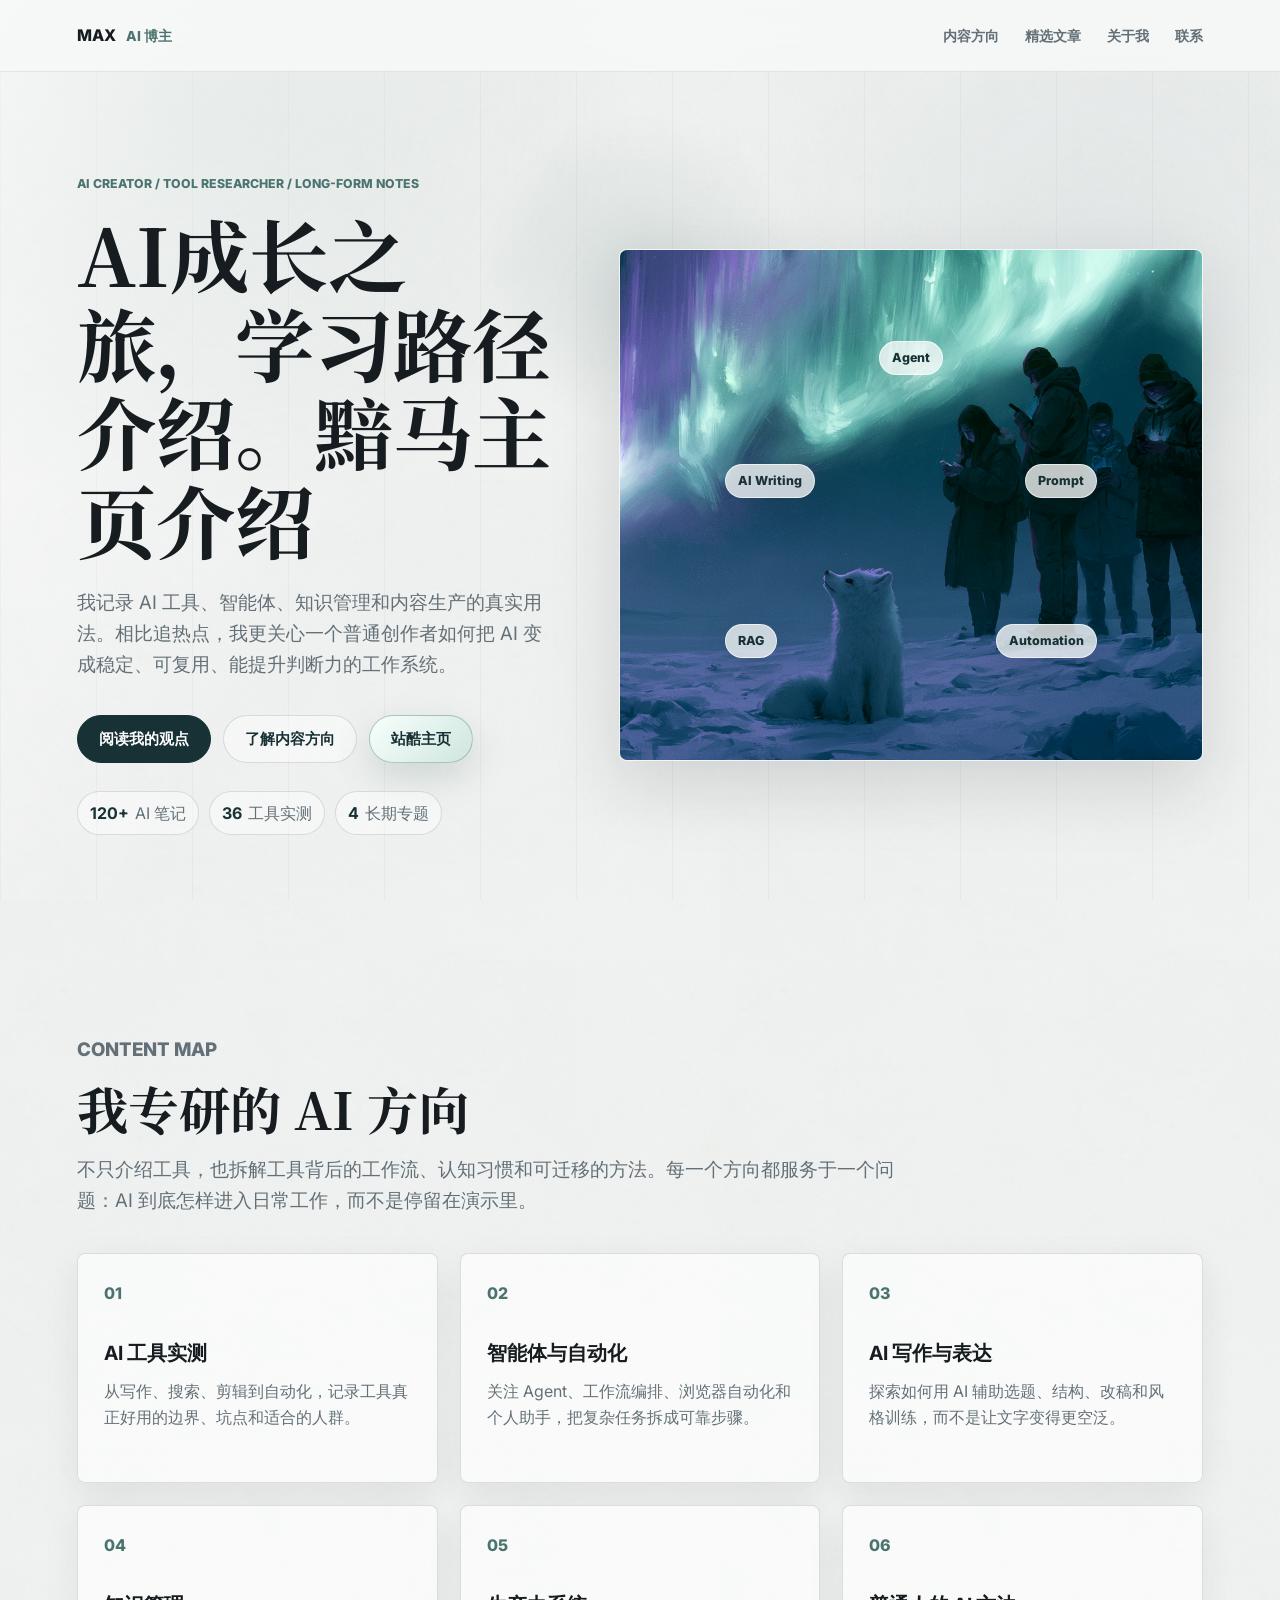
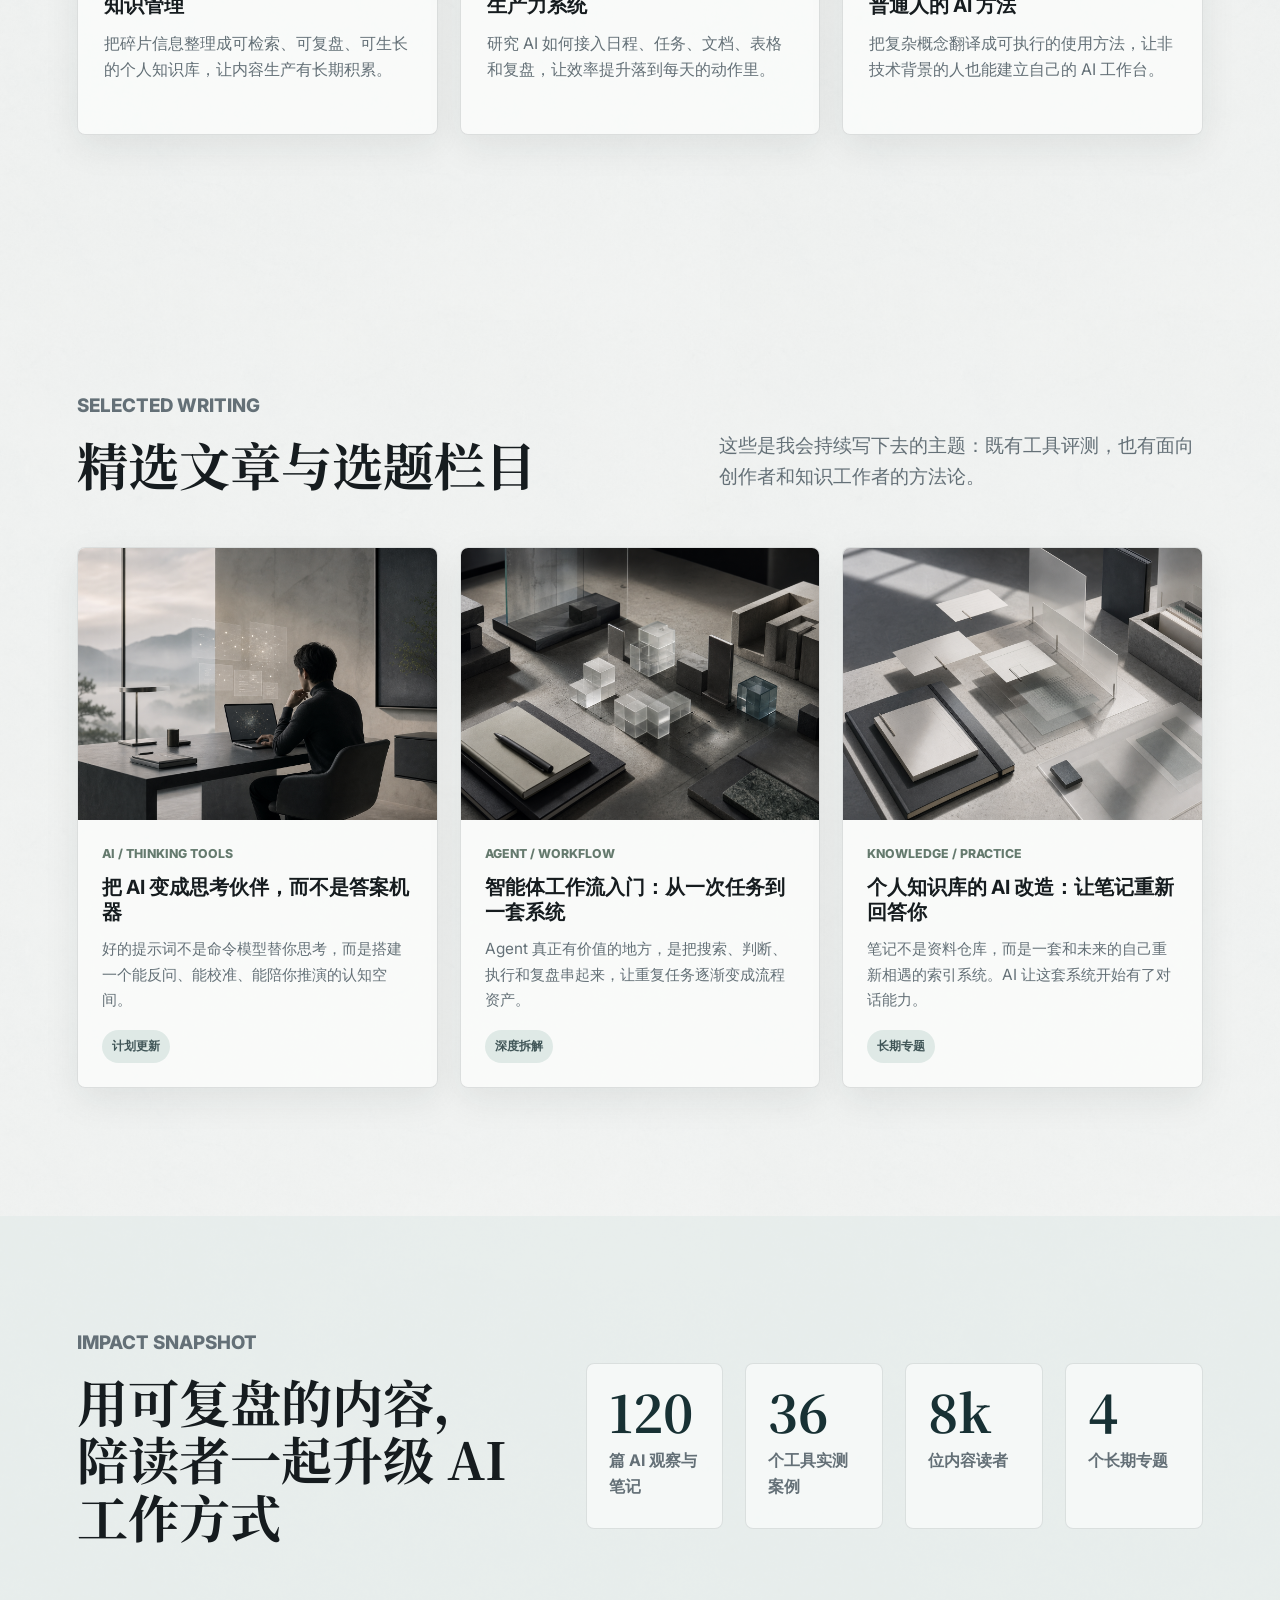
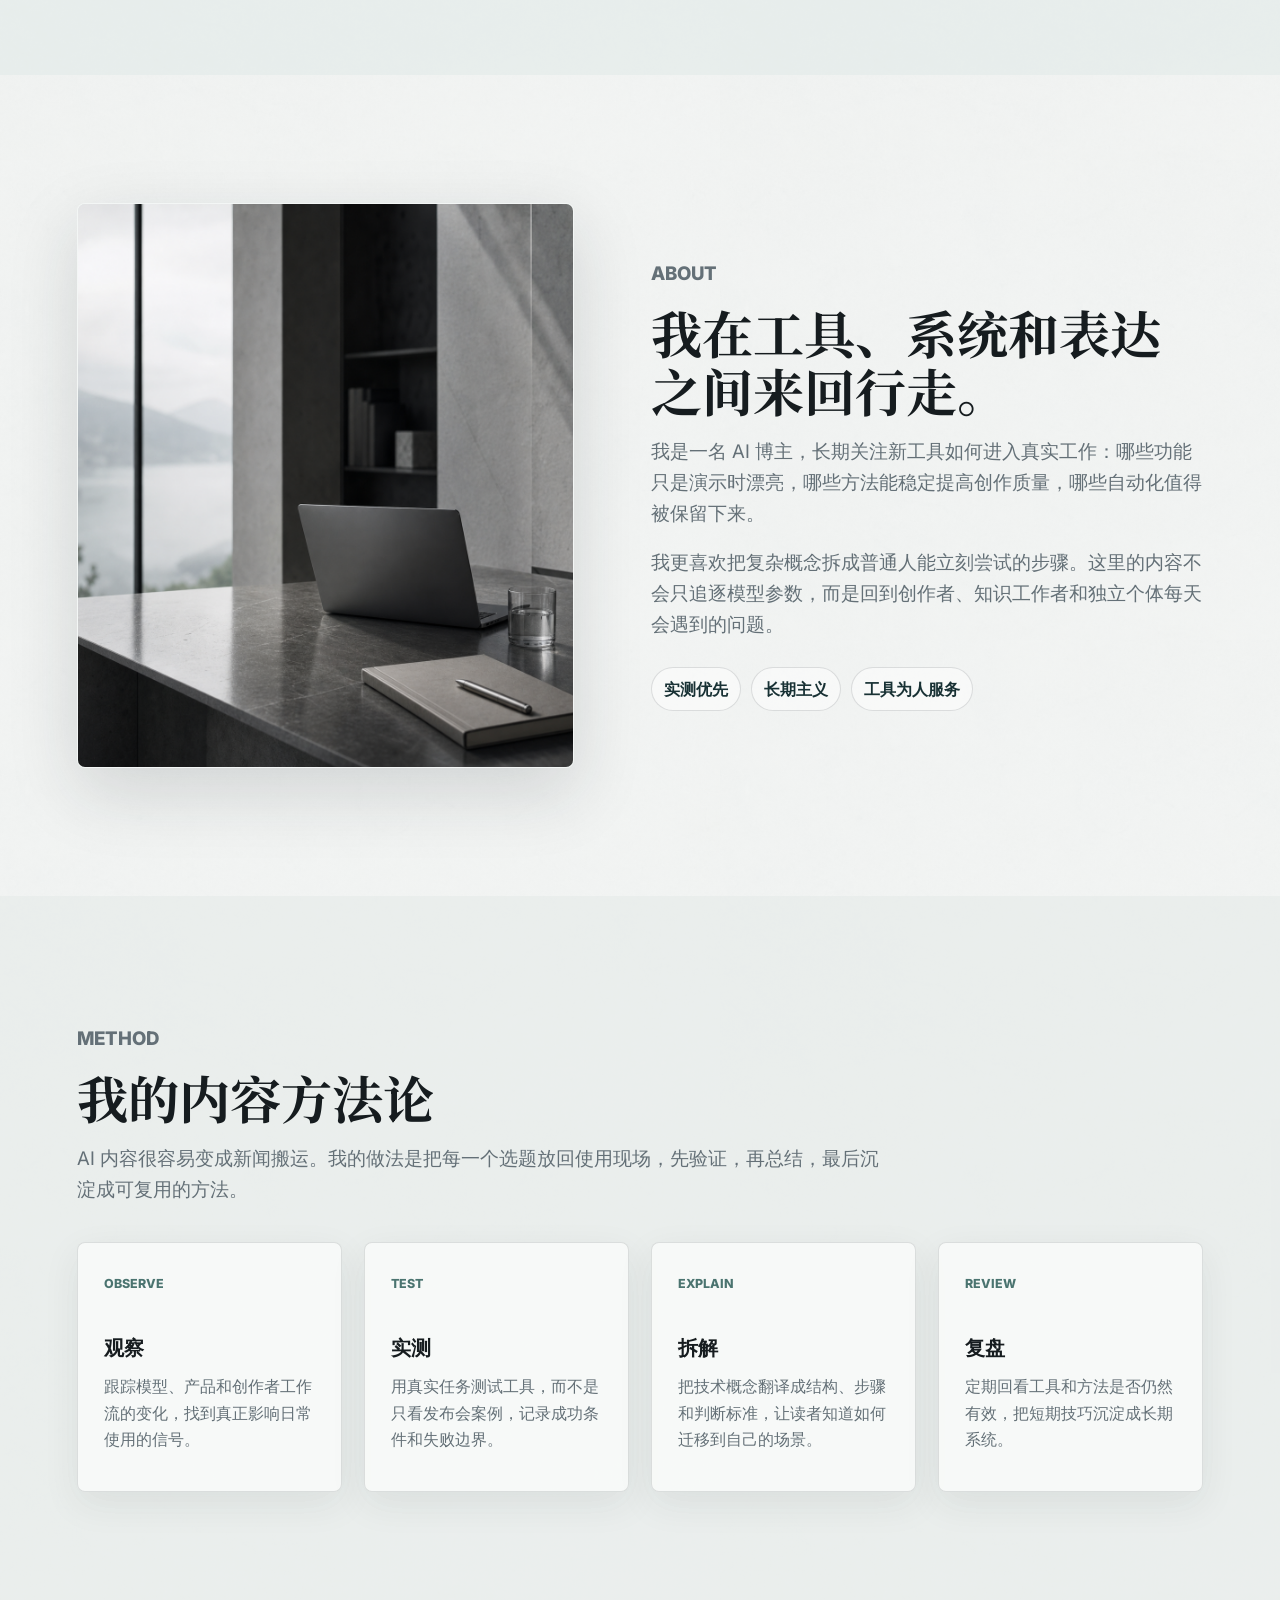
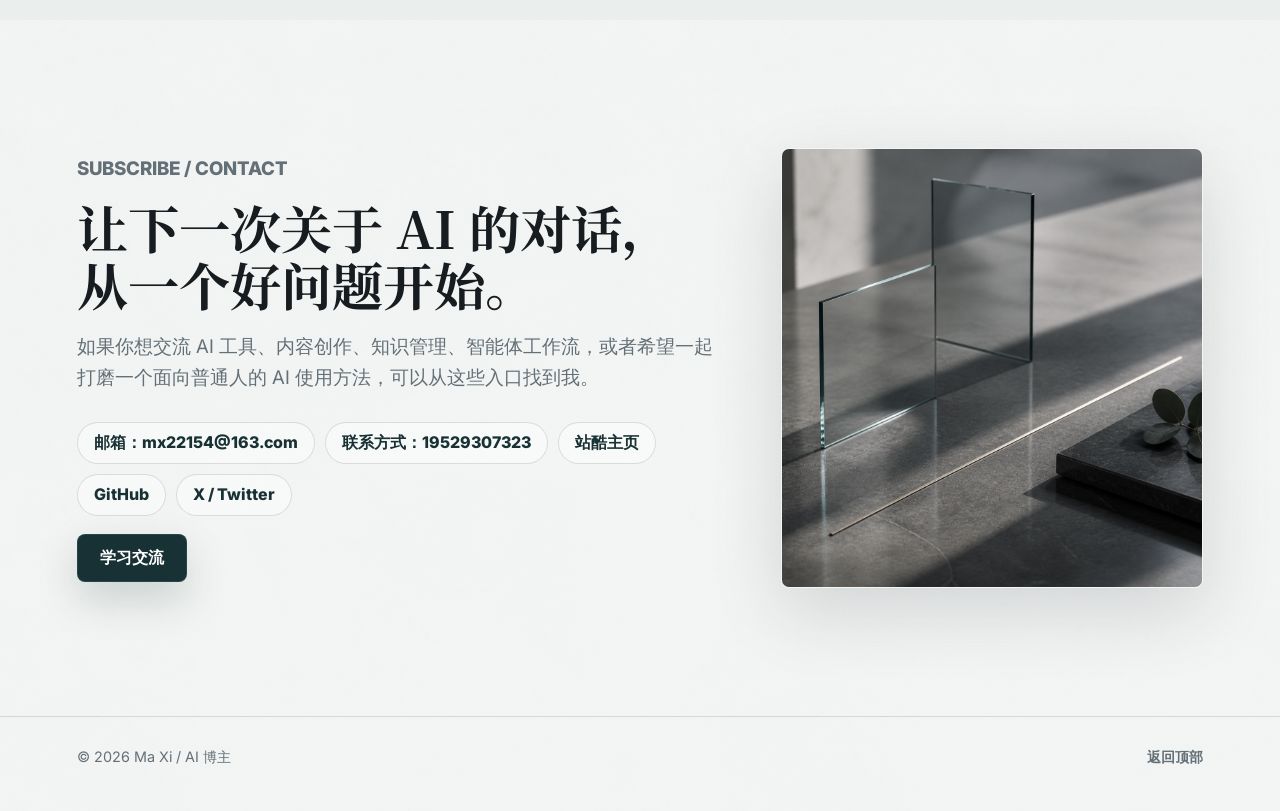
<file: index.html>
<!doctype html>
<html lang="zh-CN">
  <head>
    <meta charset="utf-8" />
    <meta name="viewport" content="width=device-width, initial-scale=1" />
    <title>Ma Xi / AI 博主 - 用 AI 重新理解创作、效率与认知</title>
    <meta
      name="description"
      content="Ma Xi 的 AI 博主个人主页，记录 AI 工具、智能体、知识管理、内容生产和普通人如何使用 AI 的长期观察。"
    />
    <link rel="preconnect" href="https://fonts.googleapis.com" />
    <link rel="preconnect" href="https://fonts.gstatic.com" crossorigin />
    <link
      href="https://fonts.googleapis.com/css2?family=Inter:wght@400;500;600;700;800&family=Noto+Serif+SC:wght@500;600;700&display=swap"
      rel="stylesheet"
    />
    <link rel="stylesheet" href="styles.css" />
  </head>
  <body>
    <div class="page-texture" aria-hidden="true"></div>
    <div class="cursor-glow" aria-hidden="true"></div>

    <header class="site-header">
      <a class="brand" href="#top" aria-label="Ma Xi AI blogger homepage">
        <span>Ma Xi</span>
        <span>AI 博主</span>
      </a>
      <nav class="site-nav" aria-label="主导航">
        <a href="#topics">内容方向</a>
        <a href="#writing">精选文章</a>
        <a href="#about">关于我</a>
        <a href="#contact">联系</a>
      </nav>
    </header>

    <main id="top">
      <section class="hero section-watch" id="hero" aria-labelledby="hero-title">
        <div class="hero-copy">
          <p class="eyebrow">AI Creator / Tool Researcher / Long-form Notes</p>
          <h1 id="hero-title">用 AI 重新理解<br />创作、效率与认知。</h1>
          <p class="hero-lede">
            我记录 AI 工具、智能体、知识管理和内容生产的真实用法。相比追热点，我更关心一个普通创作者如何把 AI 变成稳定、可复用、能提升判断力的工作系统。
          </p>
          <div class="hero-actions">
            <a class="button primary" href="#writing">阅读我的观点</a>
            <a class="button secondary" href="#topics">了解内容方向</a>
            <a class="button highlight" href="https://zhanku.zcool.com.cn/" target="_blank" rel="noopener">站酷主页</a>
          </div>
          <div class="hero-signals" aria-label="主页摘要数据">
            <span><strong>120+</strong> AI 笔记</span>
            <span><strong>36</strong> 工具实测</span>
            <span><strong>4</strong> 长期专题</span>
          </div>
        </div>

        <figure class="hero-visual">
          <img
            src="assets/images/hero-symmetric-ai-studio.png"
            alt="对称的高级简约 AI 知识工作室，桌面中央有电脑与半透明智能界面"
          />
          <figcaption class="floating-tags" aria-hidden="true">
            <span>Agent</span>
            <span>Prompt</span>
            <span>RAG</span>
            <span>Automation</span>
            <span>AI Writing</span>
          </figcaption>
        </figure>
      </section>

      <section class="section topics-section section-watch" id="topics" aria-labelledby="topics-title">
        <div class="section-heading">
          <p class="eyebrow">Content Map</p>
          <h2 id="topics-title">我专研的 AI 方向</h2>
          <p>
            不只介绍工具，也拆解工具背后的工作流、认知习惯和可迁移的方法。每个方向都服务于一个问题：AI 到底怎样进入日常工作，而不是停留在演示里。
          </p>
        </div>

        <div class="topic-grid">
          <article class="topic-card">
            <span class="topic-index">01</span>
            <h3>AI 工具实测</h3>
            <p>从写作、搜索、剪辑到自动化，记录工具真正好用的边界、坑点和适合的人群。</p>
          </article>
          <article class="topic-card">
            <span class="topic-index">02</span>
            <h3>智能体与自动化</h3>
            <p>关注 Agent、工作流编排、浏览器自动化和个人助手，把复杂任务拆成可靠步骤。</p>
          </article>
          <article class="topic-card">
            <span class="topic-index">03</span>
            <h3>AI 写作与表达</h3>
            <p>探索如何用 AI 辅助选题、结构、改稿和风格训练，而不是让文字变得更空泛。</p>
          </article>
          <article class="topic-card">
            <span class="topic-index">04</span>
            <h3>知识管理</h3>
            <p>把碎片信息整理成可检索、可复盘、可生长的个人知识库，让内容生产有长期积累。</p>
          </article>
          <article class="topic-card">
            <span class="topic-index">05</span>
            <h3>生产力系统</h3>
            <p>研究 AI 如何接入日程、任务、文档、表格和复盘，让效率提升落到每天的动作里。</p>
          </article>
          <article class="topic-card">
            <span class="topic-index">06</span>
            <h3>普通人的 AI 方法</h3>
            <p>把复杂概念翻译成可执行的使用方法，让非技术背景的人也能建立自己的 AI 工作台。</p>
          </article>
        </div>
      </section>

      <section class="section writing-section section-watch" id="writing" aria-labelledby="writing-title">
        <div class="section-heading split-heading">
          <div>
            <p class="eyebrow">Selected Writing</p>
            <h2 id="writing-title">精选文章与选题栏目</h2>
          </div>
          <p>
            这些是我会持续写下去的主题：既有工具评测，也有面向创作者和知识工作者的方法论。
          </p>
        </div>

        <div class="article-grid">
          <article class="article-card">
            <a href="#" aria-label="阅读文章：把 AI 变成思考伙伴">
              <img
                src="assets/images/article-ai-companion-person.png"
                alt="一位创作者在简约工作室中使用 AI 界面进行思考"
              />
              <div class="article-body">
                <p class="article-meta">AI / Thinking Tools</p>
                <h3>把 AI 变成思考伙伴，而不是答案机器</h3>
                <p>
                  好的提示词不是命令模型替你思考，而是搭建一个能反问、能校准、能陪你推演的认知空间。
                </p>
                <span class="read-state">计划更新</span>
              </div>
            </a>
          </article>

          <article class="article-card">
            <a href="#" aria-label="阅读文章：智能体工作流入门">
              <img
                src="assets/images/article-engineering-systems.png"
                alt="模块化玻璃结构，象征软件系统与智能体工作流"
              />
              <div class="article-body">
                <p class="article-meta">Agent / Workflow</p>
                <h3>智能体工作流入门：从一次任务到一套系统</h3>
                <p>
                  Agent 真正有价值的地方，是把搜索、判断、执行和复盘串起来，让重复任务逐渐变成流程资产。
                </p>
                <span class="read-state">深度拆解</span>
              </div>
            </a>
          </article>

          <article class="article-card">
            <a href="#" aria-label="阅读文章：个人知识库的 AI 改造">
              <img
                src="assets/images/article-knowledge-archive.png"
                alt="精致的个人知识档案，包含笔记本和索引卡片"
              />
              <div class="article-body">
                <p class="article-meta">Knowledge / Practice</p>
                <h3>个人知识库的 AI 改造：让笔记重新回答你</h3>
                <p>
                  笔记不是资料仓库，而是一套和未来的自己重新相遇的索引系统。AI 让这套系统开始有了对话能力。
                </p>
                <span class="read-state">长期专题</span>
              </div>
            </a>
          </article>
        </div>
      </section>

      <section class="metrics-section section-watch" aria-labelledby="metrics-title">
        <div class="metrics-copy">
          <p class="eyebrow">Impact Snapshot</p>
          <h2 id="metrics-title">用可复盘的内容，陪读者一起升级 AI 工作方式</h2>
        </div>
        <div class="metrics-grid" aria-label="影响力数据">
          <div class="metric-item">
            <strong data-count="120">0</strong>
            <span>篇 AI 观察与笔记</span>
          </div>
          <div class="metric-item">
            <strong data-count="36">0</strong>
            <span>个工具实测案例</span>
          </div>
          <div class="metric-item">
            <strong data-count="8000">0</strong>
            <span>位内容读者</span>
          </div>
          <div class="metric-item">
            <strong data-count="4">0</strong>
            <span>个长期专题</span>
          </div>
        </div>
      </section>

      <section class="section about-section section-watch" id="about" aria-labelledby="about-title">
        <figure class="about-image">
          <img
            src="assets/images/about-creative-work.png"
            alt="安静的创作工作场景，有电脑、笔记本、笔和窗边光线"
          />
        </figure>
        <div class="about-copy">
          <p class="eyebrow">About</p>
          <h2 id="about-title">我在工具、系统和表达之间来回行走。</h2>
          <p>
            我是一名 AI 博主，长期关注新工具如何进入真实工作：哪些功能只是演示时漂亮，哪些方法能稳定提高创作质量，哪些自动化值得被保留下来。
          </p>
          <p>
            我更喜欢把复杂概念拆成普通人能立刻尝试的步骤。这里的内容不会只追逐模型参数，而是回到创作者、知识工作者和独立个体每天会遇到的问题。
          </p>
          <div class="about-list">
            <span>实测优先</span>
            <span>长期主义</span>
            <span>工具为人服务</span>
          </div>
        </div>
      </section>

      <section class="section method-section section-watch" aria-labelledby="method-title">
        <div class="section-heading">
          <p class="eyebrow">Method</p>
          <h2 id="method-title">我的内容方法论</h2>
          <p>
            AI 内容很容易变成新闻搬运。我的做法是把每个选题放回使用现场，先验证，再总结，最后沉淀成可复用的方法。
          </p>
        </div>
        <div class="method-lanes">
          <article>
            <span>Observe</span>
            <h3>观察</h3>
            <p>跟踪模型、产品和创作者工作流的变化，找到真正影响日常使用的信号。</p>
          </article>
          <article>
            <span>Test</span>
            <h3>实测</h3>
            <p>用真实任务测试工具，而不是只看发布会案例，记录成功条件和失败边界。</p>
          </article>
          <article>
            <span>Explain</span>
            <h3>拆解</h3>
            <p>把技术概念翻译成结构、步骤和判断标准，让读者知道如何迁移到自己的场景。</p>
          </article>
          <article>
            <span>Review</span>
            <h3>复盘</h3>
            <p>定期回看工具和方法是否仍然有效，把短期技巧沉淀成长期系统。</p>
          </article>
        </div>
      </section>

      <section class="section contact-section section-watch" id="contact" aria-labelledby="contact-title">
        <div class="contact-copy">
          <p class="eyebrow">Subscribe / Contact</p>
          <h2 id="contact-title">让下一次关于 AI 的对话，从一个好问题开始。</h2>
          <p>
            如果你想交流 AI 工具、内容创作、知识管理、智能体工作流，或者希望一起打磨一个面向普通人的 AI 使用方法，可以从这些入口找到我。
          </p>
          <div class="contact-links">
            <a href="mailto:mx22154@163.com">邮箱：mx22154@163.com</a>
            <a href="tel:19529307323">联系方式：19529307323</a>
            <a href="https://zhanku.zcool.com.cn/" target="_blank" rel="noopener">站酷主页</a>
            <a href="#">GitHub</a>
            <a href="#">X / Twitter</a>
          </div>
          <button class="contact-action" type="button" data-open-exchange>
            学习交流
          </button>
        </div>
        <figure class="contact-image">
          <img
            src="assets/images/contact-quiet-connection.png"
            alt="表达安静连接感的抽象静物图"
          />
        </figure>
      </section>
    </main>

    <dialog class="exchange-dialog" aria-labelledby="exchange-title">
      <form class="exchange-form" method="dialog">
        <div class="exchange-head">
          <p class="eyebrow">Learning Exchange</p>
          <button class="dialog-close" type="button" data-close-exchange aria-label="关闭学习交流表单">×</button>
        </div>
        <h2 id="exchange-title">留下微信，我们继续聊 AI 学习与实践。</h2>
        <p class="exchange-note">适合交流 AI 工具实测、智能体工作流、内容创作、知识管理和个人效率系统。</p>
        <label>
          <span>你的称呼</span>
          <input name="name" type="text" autocomplete="name" placeholder="例如：小李" />
        </label>
        <label>
          <span>微信号</span>
          <input name="wechat" type="text" autocomplete="off" placeholder="请填写便于添加的微信号" required />
        </label>
        <label>
          <span>想交流的方向</span>
          <select name="topic">
            <option>AI 工具实测</option>
            <option>智能体与自动化</option>
            <option>AI 写作与表达</option>
            <option>知识管理</option>
            <option>生产力系统</option>
          </select>
        </label>
        <label>
          <span>补充说明</span>
          <textarea name="message" rows="4" placeholder="可以简单写一下你的问题、目标或正在做的项目。"></textarea>
        </label>
        <div class="exchange-actions">
          <button class="button primary" type="submit">确认提交</button>
        </div>
        <p class="exchange-status" role="status" aria-live="polite"></p>
      </form>
    </dialog>

    <footer class="site-footer">
      <p>© 2026 Ma Xi / AI 博主</p>
      <a href="#top">返回顶部</a>
    </footer>

    <a class="back-to-top" href="#top" aria-label="返回顶部">↑</a>
    <script src="script.js"></script>
  </body>
</html>
</file>
<file: styles.css>
:root {
  --ink: #161c1f;
  --muted: #647077;
  --soft: #eef3f1;
  --paper: #f7f9f8;
  --line: rgba(22, 28, 31, 0.13);
  --accent: #4b7470;
  --accent-strong: #183134;
  --accent-soft: #d9e6e2;
  --sage: #657a6e;
  --mist: #dfe8e5;
  --silver: #aebfc2;
  --white: rgba(255, 255, 255, 0.76);
  --shadow: 0 24px 70px rgba(25, 34, 38, 0.15);
  --header-height: 72px;
}

* {
  box-sizing: border-box;
}

html {
  overflow-x: hidden;
  scroll-behavior: smooth;
}

body {
  margin: 0;
  overflow-x: hidden;
  color: var(--ink);
  background:
    linear-gradient(rgba(247, 249, 248, 0.86), rgba(247, 249, 248, 0.93)),
    url("assets/images/background-paper-texture.png"),
    var(--paper);
  background-size: cover, 720px auto, auto;
  font-family: Inter, "PingFang SC", "Microsoft YaHei", sans-serif;
  line-height: 1.65;
  overflow-x: hidden;
}

body::selection {
  color: #fff;
  background: var(--accent);
}

a {
  color: inherit;
  text-decoration: none;
}

img {
  display: block;
  width: 100%;
  height: 100%;
  object-fit: cover;
  object-position: center;
}

.page-texture,
.cursor-glow {
  position: fixed;
  pointer-events: none;
}

.page-texture {
  inset: 0;
  z-index: -2;
  background:
    linear-gradient(120deg, rgba(255, 255, 255, 0.62), transparent 38%),
    radial-gradient(circle at 16% 10%, rgba(75, 116, 112, 0.12), transparent 32%),
    radial-gradient(circle at 86% 28%, rgba(174, 191, 194, 0.2), transparent 30%),
    linear-gradient(90deg, rgba(24, 49, 52, 0.04) 1px, transparent 1px);
  background-size: auto, auto, auto, 96px 96px;
}

.cursor-glow {
  left: var(--glow-x, 50%);
  top: var(--glow-y, 30%);
  z-index: -1;
  width: 340px;
  height: 340px;
  border-radius: 50%;
  background: radial-gradient(circle, rgba(75, 116, 112, 0.14), transparent 66%);
  translate: -50% -50%;
  transition: opacity 220ms ease;
}

.site-header {
  position: fixed;
  top: 0;
  right: 0;
  left: 0;
  z-index: 20;
  display: flex;
  align-items: center;
  justify-content: space-between;
  min-height: 72px;
  padding: 0 6vw;
  border-bottom: 1px solid rgba(29, 27, 23, 0.09);
  background: rgba(247, 249, 248, 0.82);
  backdrop-filter: blur(18px);
}

main {
  padding-top: var(--header-height);
}

#top,
.section-watch {
  scroll-margin-top: calc(var(--header-height) + 18px);
}

.brand {
  display: flex;
  align-items: baseline;
  gap: 10px;
  font-weight: 800;
}

.brand span:last-child {
  color: var(--accent);
  font-size: 0.86rem;
}

.site-nav {
  display: flex;
  align-items: center;
  gap: 26px;
  color: var(--muted);
  font-size: 0.9rem;
  font-weight: 700;
}

.site-nav a {
  position: relative;
  transition: color 180ms ease;
}

.site-nav a::after {
  position: absolute;
  right: 0;
  bottom: -8px;
  left: 0;
  height: 2px;
  content: "";
  background: var(--accent);
  transform: scaleX(0);
  transform-origin: center;
  transition: transform 180ms ease;
}

.site-nav a:hover,
.site-nav a:focus-visible,
.site-nav a.is-active {
  color: var(--ink);
}

.site-nav a.is-active::after {
  transform: scaleX(1);
}

.hero {
  display: grid;
  grid-template-columns: minmax(0, 0.9fr) minmax(360px, 1.1fr);
  gap: clamp(30px, 5vw, 76px);
  align-items: center;
  min-height: calc(100vh - 72px);
  padding: clamp(54px, 8vw, 104px) 6vw 72px;
}

.hero-copy {
  min-width: 0;
  max-width: 720px;
}

.eyebrow {
  margin: 0 0 14px;
  color: var(--accent);
  font-size: 0.77rem;
  font-weight: 800;
  letter-spacing: 0;
  text-transform: uppercase;
}

h1,
h2,
h3,
p {
  margin-top: 0;
}

h1,
h2 {
  font-family: "Noto Serif SC", serif;
  font-weight: 700;
  line-height: 1.12;
}

h1 {
  margin-bottom: 24px;
  font-size: clamp(2.8rem, 6.2vw, 5.9rem);
  overflow-wrap: anywhere;
}

h2 {
  margin-bottom: 18px;
  font-size: clamp(2rem, 4vw, 4rem);
}

h3 {
  margin-bottom: 12px;
  font-size: 1.22rem;
  line-height: 1.28;
}

.hero-lede,
.section-heading p,
.about-copy p,
.contact-copy p,
.metrics-copy p {
  color: var(--muted);
  font-size: clamp(1rem, 1.55vw, 1.17rem);
  overflow-wrap: anywhere;
}

.hero-actions {
  display: flex;
  flex-wrap: wrap;
  gap: 12px;
  margin-top: 34px;
}

.button {
  display: inline-flex;
  align-items: center;
  justify-content: center;
  min-height: 48px;
  padding: 0 21px;
  border: 1px solid var(--line);
  border-radius: 999px;
  font-size: 0.93rem;
  font-weight: 800;
  transition:
    transform 180ms ease,
    border-color 180ms ease,
    background 180ms ease;
}

.button:hover,
.button:focus-visible {
  transform: translateY(-2px);
}

.button.primary {
  color: #fff;
  border-color: var(--accent-strong);
  background: var(--accent-strong);
}

.button.secondary {
  color: var(--accent-strong);
  background: rgba(255, 255, 255, 0.42);
}

.button.highlight {
  color: var(--accent-strong);
  border-color: rgba(75, 116, 112, 0.38);
  background: linear-gradient(135deg, #f7fffb, #cfe6df);
  box-shadow: 0 14px 36px rgba(75, 116, 112, 0.2);
}

.button.highlight:hover,
.button.highlight:focus-visible {
  border-color: rgba(24, 49, 52, 0.48);
  background: linear-gradient(135deg, #ffffff, #badbd2);
}

.hero-signals {
  display: flex;
  flex-wrap: wrap;
  gap: 10px;
  margin-top: 28px;
}

.hero-signals span {
  display: inline-flex;
  align-items: baseline;
  gap: 6px;
  padding: 8px 12px;
  border: 1px solid var(--line);
  border-radius: 999px;
  color: var(--muted);
  background: rgba(255, 255, 255, 0.42);
}

.hero-signals strong {
  color: var(--accent-strong);
}

.hero-visual,
.about-image,
.contact-image {
  position: relative;
  overflow: hidden;
  margin: 0;
  border: 1px solid rgba(255, 255, 255, 0.64);
  border-radius: 8px;
  background: var(--mist);
  box-shadow: var(--shadow);
}

.hero-visual {
  aspect-ratio: 1.14 / 1;
}

.hero-visual img,
.about-image img,
.contact-image img,
.article-card img {
  transition:
    transform 700ms ease,
    filter 700ms ease;
}

.hero-visual:hover img,
.about-image:hover img,
.contact-image:hover img,
.article-card:hover img {
  transform: scale(1.035);
  filter: saturate(1.05) contrast(1.03);
}

.floating-tags {
  position: absolute;
  inset: 0;
  margin: 0;
  pointer-events: none;
}

.floating-tags span {
  position: absolute;
  display: inline-flex;
  align-items: center;
  min-height: 34px;
  padding: 0 12px;
  border: 1px solid rgba(255, 255, 255, 0.66);
  border-radius: 999px;
  color: var(--accent-strong);
  font-size: 0.78rem;
  font-weight: 800;
  background: rgba(247, 249, 248, 0.78);
  box-shadow: 0 12px 36px rgba(20, 28, 31, 0.12);
  animation: floatTag 5.8s ease-in-out infinite;
}

.floating-tags span:nth-child(1) {
  top: 18%;
  left: 50%;
  transform: translateX(-50%);
}

.floating-tags span:nth-child(2) {
  top: 42%;
  right: 18%;
  animation-delay: -1.2s;
}

.floating-tags span:nth-child(3) {
  bottom: 20%;
  left: 18%;
  animation-delay: -2.4s;
}

.floating-tags span:nth-child(4) {
  right: 18%;
  bottom: 20%;
  animation-delay: -3.3s;
}

.floating-tags span:nth-child(5) {
  top: 42%;
  left: 18%;
  animation-delay: -4.1s;
}

.section {
  padding: clamp(74px, 10vw, 128px) 6vw;
}

.section-heading {
  max-width: 820px;
  margin-bottom: 36px;
}

.split-heading {
  display: grid;
  grid-template-columns: minmax(0, 0.95fr) minmax(280px, 0.75fr);
  gap: 28px;
  max-width: none;
  align-items: end;
}

.topic-grid,
.article-grid,
.metrics-grid,
.method-lanes {
  display: grid;
  gap: 22px;
}

.topic-grid {
  grid-template-columns: repeat(3, minmax(0, 1fr));
}

.topic-card,
.article-card,
.method-lanes article {
  border: 1px solid var(--line);
  border-radius: 8px;
  background: rgba(252, 253, 252, 0.78);
  box-shadow: 0 12px 36px rgba(27, 36, 40, 0.08);
  transition:
    transform 220ms ease,
    box-shadow 220ms ease,
    border-color 220ms ease,
    background 220ms ease;
}

.topic-card {
  min-height: 230px;
  padding: 26px;
}

.topic-card:hover,
.method-lanes article:hover {
  transform: translateY(-6px);
  border-color: rgba(75, 116, 112, 0.36);
  background: rgba(255, 255, 255, 0.9);
  box-shadow: 0 18px 48px rgba(27, 36, 40, 0.13);
}

.topic-index {
  display: inline-flex;
  margin-bottom: 34px;
  color: var(--accent);
  font-weight: 800;
}

.topic-card p,
.method-lanes p {
  margin-bottom: 0;
  color: var(--muted);
}

.article-grid {
  grid-template-columns: repeat(3, minmax(0, 1fr));
}

.article-card {
  overflow: hidden;
}

.article-card:hover {
  transform: translateY(-6px);
  border-color: rgba(75, 116, 112, 0.34);
  box-shadow: 0 18px 44px rgba(27, 36, 40, 0.13);
}

.article-card a {
  display: grid;
  height: 100%;
  grid-template-rows: auto 1fr;
}

.article-card img {
  aspect-ratio: 1.32 / 1;
}

.article-body {
  display: grid;
  align-content: start;
  padding: 24px;
}

.article-meta {
  margin-bottom: 10px;
  color: var(--sage);
  font-size: 0.77rem;
  font-weight: 800;
  letter-spacing: 0;
  text-transform: uppercase;
}

.article-body p:last-of-type {
  margin-bottom: 18px;
  color: var(--muted);
  font-size: 0.96rem;
}

.read-state {
  display: inline-flex;
  width: fit-content;
  margin-top: auto;
  padding: 6px 10px;
  border-radius: 999px;
  color: var(--accent-strong);
  font-size: 0.78rem;
  font-weight: 800;
  background: var(--accent-soft);
  opacity: 0.82;
}

.metrics-section {
  display: grid;
  grid-template-columns: minmax(0, 0.72fr) minmax(320px, 1fr);
  gap: clamp(28px, 5vw, 72px);
  align-items: center;
  padding: clamp(70px, 9vw, 112px) 6vw;
  background: rgba(226, 235, 232, 0.62);
}

.metrics-copy {
  max-width: 620px;
}

.metrics-grid {
  grid-template-columns: repeat(4, minmax(0, 1fr));
}

.metric-item {
  min-height: 166px;
  padding: 22px;
  border: 1px solid rgba(24, 49, 52, 0.12);
  border-radius: 8px;
  background: rgba(255, 255, 255, 0.56);
}

.metric-item strong {
  display: block;
  margin-bottom: 10px;
  color: var(--accent-strong);
  font-family: "Noto Serif SC", serif;
  font-size: clamp(2.2rem, 4vw, 3.8rem);
  line-height: 1;
}

.metric-item span {
  color: var(--muted);
  font-weight: 700;
}

.about-section {
  display: grid;
  grid-template-columns: minmax(320px, 0.9fr) minmax(0, 1fr);
  gap: clamp(30px, 6vw, 86px);
  align-items: center;
}

.about-image {
  aspect-ratio: 0.88 / 1;
}

.about-copy {
  max-width: 760px;
}

.about-list {
  display: flex;
  flex-wrap: wrap;
  gap: 10px;
  margin-top: 26px;
}

.about-list span {
  padding: 8px 12px;
  border: 1px solid var(--line);
  border-radius: 999px;
  color: var(--accent-strong);
  font-weight: 800;
  background: rgba(255, 255, 255, 0.48);
}

.method-section {
  background: rgba(229, 235, 233, 0.62);
}

.method-lanes {
  grid-template-columns: repeat(4, minmax(0, 1fr));
}

.method-lanes article {
  min-height: 250px;
  padding: 26px;
}

.method-lanes span {
  display: inline-flex;
  margin-bottom: 42px;
  color: var(--accent);
  font-size: 0.78rem;
  font-weight: 800;
  text-transform: uppercase;
}

.contact-section {
  display: grid;
  grid-template-columns: minmax(0, 1fr) minmax(280px, 0.66fr);
  gap: clamp(28px, 5vw, 72px);
  align-items: center;
}

.contact-copy {
  max-width: 800px;
}

.contact-links {
  display: flex;
  flex-wrap: wrap;
  gap: 10px;
  margin-top: 28px;
}

.contact-links a {
  display: inline-flex;
  align-items: center;
  min-height: 42px;
  padding: 0 16px;
  border: 1px solid var(--line);
  border-radius: 999px;
  color: var(--accent-strong);
  font-weight: 800;
  background: rgba(255, 255, 255, 0.42);
  transition:
    transform 180ms ease,
    border-color 180ms ease,
    background 180ms ease;
}

.contact-links a:hover,
.contact-links a:focus-visible {
  transform: translateY(-2px);
  border-color: rgba(75, 116, 112, 0.42);
  background: rgba(255, 255, 255, 0.74);
}

.contact-action {
  display: inline-flex;
  align-items: center;
  justify-content: center;
  min-height: 48px;
  margin-top: 18px;
  padding: 0 22px;
  border: 1px solid rgba(75, 116, 112, 0.3);
  border-radius: 8px;
  color: #fff;
  font: inherit;
  font-weight: 900;
  background: var(--accent-strong);
  box-shadow: 0 18px 42px rgba(24, 49, 52, 0.18);
  cursor: pointer;
  transition:
    transform 180ms ease,
    box-shadow 180ms ease,
    background 180ms ease;
}

.contact-action:hover,
.contact-action:focus-visible {
  transform: translateY(-2px);
  background: #213f40;
  box-shadow: 0 22px 52px rgba(24, 49, 52, 0.22);
}

.contact-image {
  aspect-ratio: 0.96 / 1;
}

.exchange-dialog {
  width: min(620px, calc(100vw - 32px));
  padding: 0;
  border: 1px solid rgba(75, 116, 112, 0.2);
  border-radius: 8px;
  color: var(--ink);
  background: rgba(248, 250, 248, 0.96);
  box-shadow: 0 32px 120px rgba(24, 49, 52, 0.24);
}

.exchange-dialog::backdrop {
  background: rgba(12, 24, 26, 0.42);
  backdrop-filter: blur(8px);
}

.exchange-form {
  display: grid;
  gap: 16px;
  padding: clamp(22px, 4vw, 34px);
}

.exchange-head {
  display: flex;
  align-items: center;
  justify-content: space-between;
  gap: 16px;
}

.dialog-close {
  display: inline-flex;
  align-items: center;
  justify-content: center;
  width: 36px;
  height: 36px;
  border: 1px solid var(--line);
  border-radius: 50%;
  color: var(--accent-strong);
  font: inherit;
  font-size: 1.25rem;
  font-weight: 800;
  background: rgba(255, 255, 255, 0.64);
  cursor: pointer;
}

.exchange-form h2 {
  font-size: clamp(1.75rem, 4vw, 2.6rem);
}

.exchange-note,
.exchange-status {
  margin: 0;
  color: var(--muted);
}

.exchange-form label {
  display: grid;
  gap: 8px;
  color: var(--accent-strong);
  font-weight: 900;
}

.exchange-form input,
.exchange-form select,
.exchange-form textarea {
  width: 100%;
  border: 1px solid var(--line);
  border-radius: 8px;
  color: var(--ink);
  font: inherit;
  background: rgba(255, 255, 255, 0.72);
}

.exchange-form input,
.exchange-form select {
  min-height: 46px;
  padding: 0 13px;
}

.exchange-form textarea {
  resize: vertical;
  padding: 12px 13px;
}

.exchange-form input:focus,
.exchange-form select:focus,
.exchange-form textarea:focus {
  outline: 2px solid rgba(75, 116, 112, 0.18);
  border-color: rgba(75, 116, 112, 0.46);
}

.exchange-actions {
  display: flex;
  flex-wrap: wrap;
  gap: 10px;
}

.exchange-form button:disabled {
  cursor: wait;
  opacity: 0.62;
}

.site-footer {
  display: flex;
  align-items: center;
  justify-content: space-between;
  gap: 18px;
  padding: 28px 6vw 42px;
  border-top: 1px solid var(--line);
  color: var(--muted);
  font-size: 0.9rem;
}

.site-footer p {
  margin: 0;
}

.site-footer a {
  font-weight: 800;
}

.back-to-top {
  position: fixed;
  right: 22px;
  bottom: 22px;
  z-index: 30;
  display: inline-flex;
  align-items: center;
  justify-content: center;
  width: 44px;
  height: 44px;
  border: 1px solid rgba(255, 255, 255, 0.68);
  border-radius: 50%;
  color: #fff;
  font-size: 1.2rem;
  font-weight: 800;
  background: var(--accent-strong);
  box-shadow: 0 16px 40px rgba(24, 49, 52, 0.22);
  opacity: 0;
  transform: translateY(12px);
  pointer-events: none;
  transition:
    opacity 180ms ease,
    transform 180ms ease;
}

.back-to-top.is-visible {
  opacity: 1;
  transform: translateY(0);
  pointer-events: auto;
}

.reveal {
  opacity: 0;
  transform: translateY(18px);
  transition:
    opacity 650ms ease,
    transform 650ms ease;
  transition-delay: var(--delay, 0ms);
}

.reveal.is-visible {
  opacity: 1;
  transform: translateY(0);
}

@keyframes floatTag {
  0%,
  100% {
    translate: 0 0;
  }

  50% {
    translate: 0 -10px;
  }
}

@media (prefers-reduced-motion: reduce) {
  *,
  *::before,
  *::after {
    scroll-behavior: auto !important;
    animation-duration: 1ms !important;
    animation-iteration-count: 1 !important;
    transition-duration: 1ms !important;
  }
}

@media (max-width: 1080px) {
  .topic-grid,
  .metrics-grid,
  .method-lanes {
    grid-template-columns: repeat(2, minmax(0, 1fr));
  }
}

@media (max-width: 920px) {
  .hero,
  .about-section,
  .contact-section,
  .metrics-section,
  .split-heading {
    grid-template-columns: 1fr;
  }

  .hero {
    min-height: auto;
  }

  .hero-visual {
    aspect-ratio: 1.42 / 1;
  }

  .article-grid {
    grid-template-columns: 1fr;
  }

  .about-image,
  .contact-image {
    aspect-ratio: 1.35 / 1;
  }
}

@media (max-width: 700px) {
  :root {
    --header-height: 74px;
  }

  .site-header {
    align-items: flex-start;
    flex-direction: column;
    justify-content: center;
    gap: 7px;
    width: 100vw;
    max-width: 100vw;
    min-height: 74px;
    padding: 10px 16px;
  }

  .site-nav {
    display: grid;
    grid-template-columns: repeat(4, 1fr);
    width: min(420px, calc(100vw - 32px));
    gap: 8px;
    font-size: 0.72rem;
  }

  .site-nav a {
    text-align: center;
  }

  .site-nav a:first-child {
    text-align: left;
  }

  .site-nav a:last-child {
    text-align: right;
  }

  .brand {
    gap: 6px;
    font-size: 0.92rem;
  }

  .brand span:last-child {
    font-size: 0.78rem;
  }

  .hero,
  .section,
  .metrics-section {
    padding-right: 16px;
    padding-left: 16px;
  }

  .hero-copy,
  .section-heading,
  .about-copy,
  .contact-copy,
  .metrics-copy {
    width: 100%;
    max-width: 100%;
  }

  .hero {
    padding-top: 38px;
    display: flex;
    flex-direction: column;
    width: 100%;
    max-width: 100vw;
    overflow: hidden;
  }

  .hero-copy,
  .hero-lede,
  .hero-visual {
    max-width: calc(100vw - 32px);
  }

  .hero-lede,
  .section-heading p,
  .about-copy p,
  .contact-copy p,
  .metrics-copy p,
  .topic-card p,
  .article-body p,
  .method-lanes p {
    word-break: break-all;
  }

  h1 {
    max-width: 100%;
    font-size: clamp(1.86rem, 8.8vw, 2.45rem);
    line-height: 1.18;
    overflow-wrap: anywhere;
    word-break: break-word;
  }

  h2 {
    font-size: clamp(1.78rem, 8vw, 2.45rem);
  }

  .hero-signals,
  .contact-links,
  .about-list {
    flex-direction: column;
  }

  .button,
  .contact-links a,
  .contact-action,
  .hero-signals span,
  .about-list span {
    width: 100%;
    justify-content: center;
  }

  .exchange-actions {
    flex-direction: column;
  }

  .topic-grid,
  .metrics-grid,
  .method-lanes {
    grid-template-columns: 1fr;
  }

  .floating-tags span {
    min-height: 30px;
    padding: 0 10px;
    font-size: 0.7rem;
  }

  .floating-tags span:nth-child(5) {
    display: none;
  }

  .site-footer {
    align-items: flex-start;
    flex-direction: column;
    padding-right: 20px;
    padding-left: 20px;
  }

  .back-to-top {
    right: 16px;
    bottom: 16px;
  }
}
</file>
